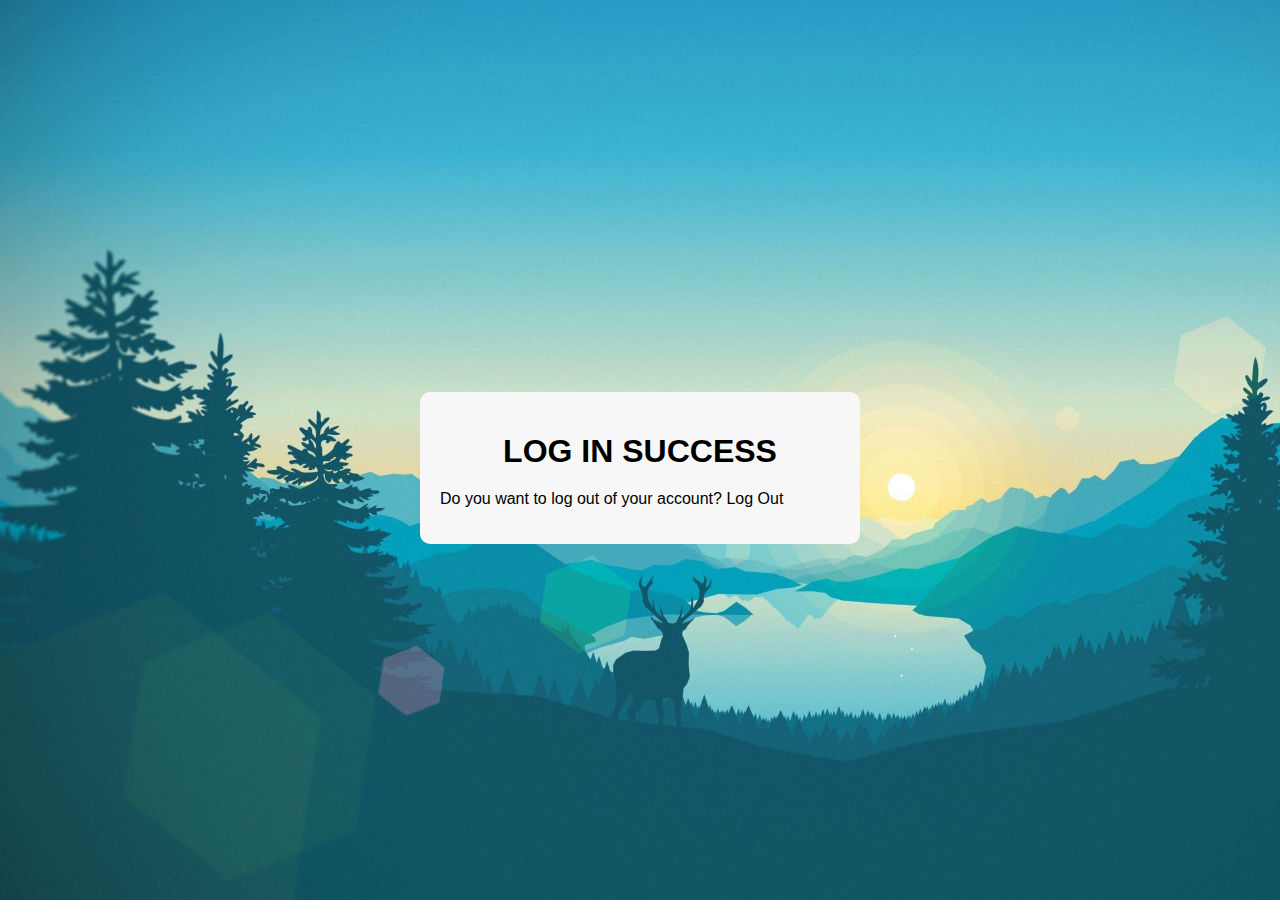
<file: src/index.html>
<!DOCTYPE html>
<html>
<head>
	<meta charset="utf-8">
	<meta name="viewport" content="width=device-width, initial-scale=1">
	<link rel="shortcut icon" type="image/svg+xml" href="img/docker.svg" >
	<link rel="stylesheet" type="text/css" href="css/styles.css">
	<title>Golang Sign Up</title>

</head>
<body>
	<style type="text/css">
		body{
			background-image: url("img/background.jpg");
			background-size: cover;
			background-repeat: no-repeat;
			background-attachment: fixed;
			font-family: sans-serif;
		}
	</style>

	<div class="container-login-success">
		<div class="index-form">
		    <h1>
		    	log in success
		    </h1>
		    <p>Do you want to log out of your account? <a href="/">Log Out</a></p>
		</div>
	</div>
</body>
</html>
</file>
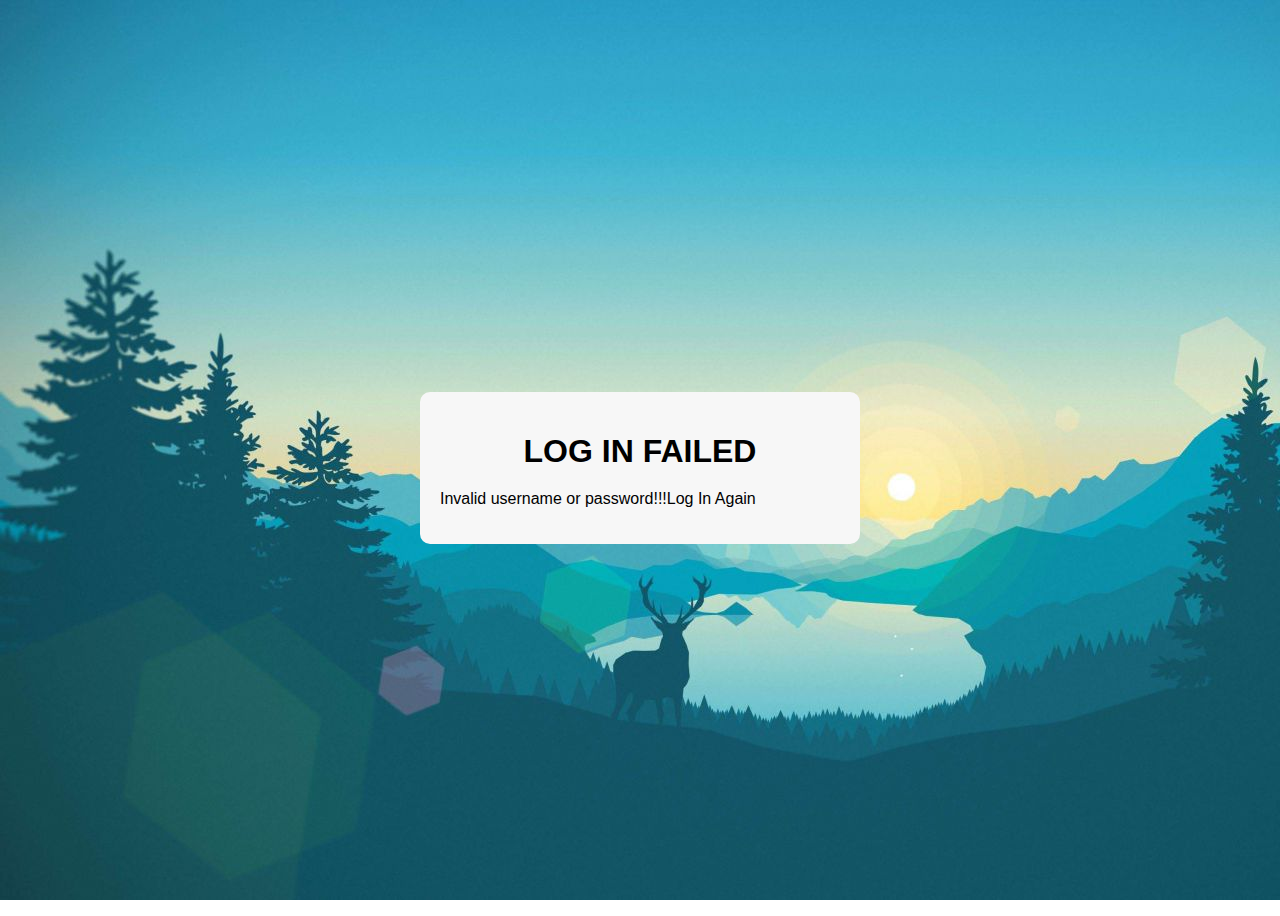
<file: src/failed.html>
<!DOCTYPE html>
<html>
<head>
	<meta charset="utf-8">
	<meta name="viewport" content="width=device-width, initial-scale=1">
	<link rel="shortcut icon" type="image/svg+xml" href="img/docker.svg" >
	<link rel="stylesheet" type="text/css" href="css/styles.css">
	<title>Golang Sign Up</title>

</head>
<body>
	<style type="text/css">
		body{
			background-image: url("img/background.jpg");
			background-size: cover;
			background-repeat: no-repeat;
			background-attachment: fixed;
			font-family: sans-serif;
		}
	</style>

	<div class="container-signup-failed">
		<div class="failed-form">
		    <h1>
		    	log in failed
		    </h1>
		    <p>Invalid username or password!!!<a href="/">Log In Again</a></p>
		</div>
	</div>
</body>
</html>
</file>
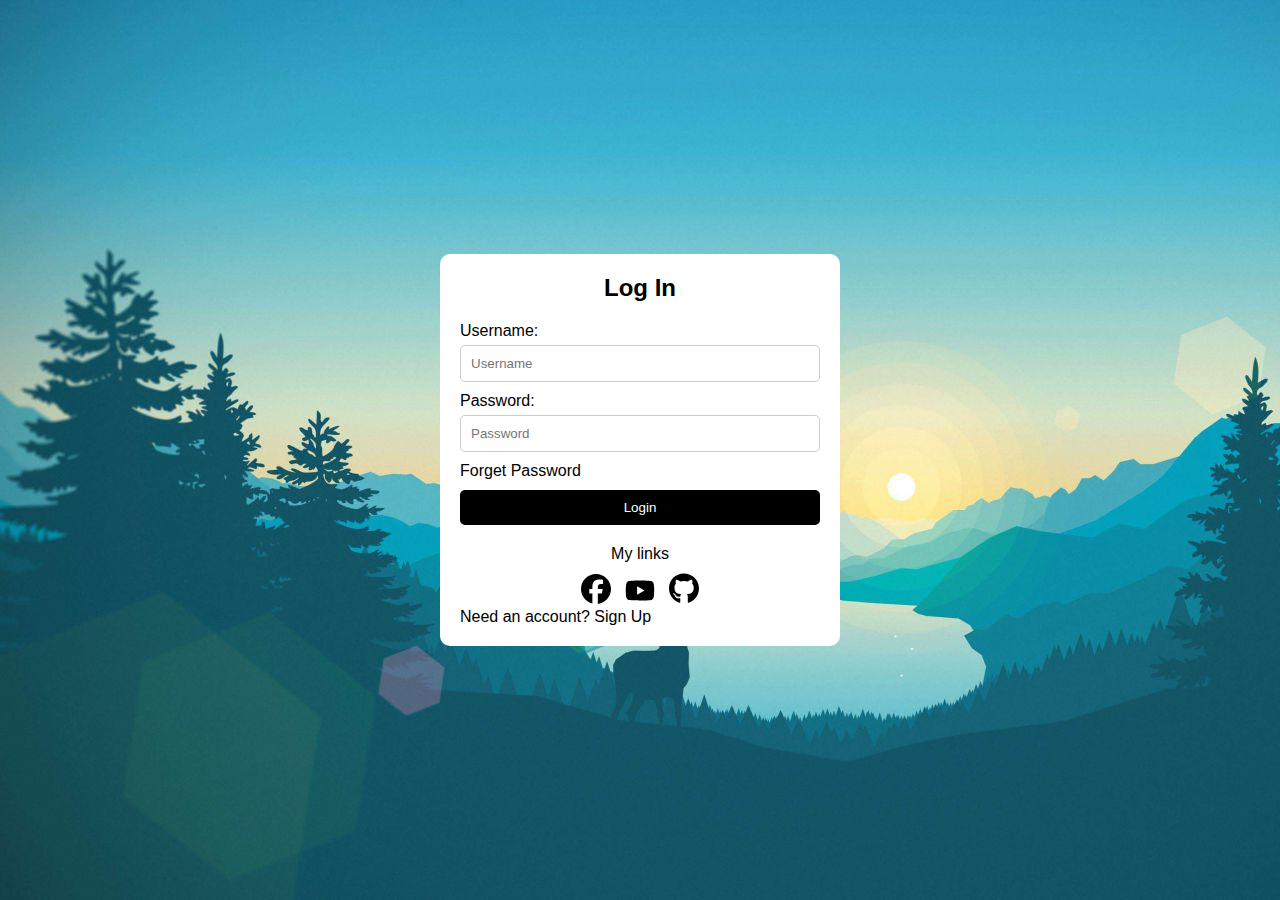
<file: src/login.html>
<!DOCTYPE html>
<html>
<head>
	<meta charset="utf-8">
	<meta name="viewport" content="width=device-width, initial-scale=1">
	<link rel="shortcut icon" type="image/svg+xml" href="img/docker.svg" >
	<link rel="stylesheet" type="text/css" href="css/styles.css">
	<title>Golang Log In</title>

</head>
<body>
	<style type="text/css">
		body{
			background-image: url("img/background.jpg");
			background-size: cover;
			background-repeat: no-repeat;
			background-attachment: fixed;
			font-family: sans-serif;
		}

		* {
		    margin: 0;
		    padding: 0;
		    box-sizing: border-box;
		}
	</style>
	<div class="container-login">
        <div class="login-form">
            <h2>
            	log in
            </h2>
            <form action="/" method="post">
                <label for="username">Username:</label>
                <input type="text" id="username" name="username" placeholder="Username">
                <label for="password">Password:</label>
                <input type="password" id="password" name="password" placeholder="Password">
                <a href="#">Forget Password</a>
                <button type="submit">Login</button>
            </form>
            <div class="social-login">
                <p>My links</p>
                <a href="https://www.facebook.com/profile.php?id=100091630613678">
                    <img src="img/facebook.svg" alt="Facebook">
                </a>
                <a href="https://www.youtube.com/channel/UCF-2jAUa-SPQAlt6pHM26Ng">
                    <img src="img/youtube.svg" alt="Youtube">
                </a>
                <a href="https://github.com/kimdamitung?tab=repositories">
                    <img src="img/github.svg" alt="Github">
                </a>
            </div>
            <p>Need an account? <a href="/signup">Sign Up</a></p>
        </div>
    </div>
</body>
</html>
</file>
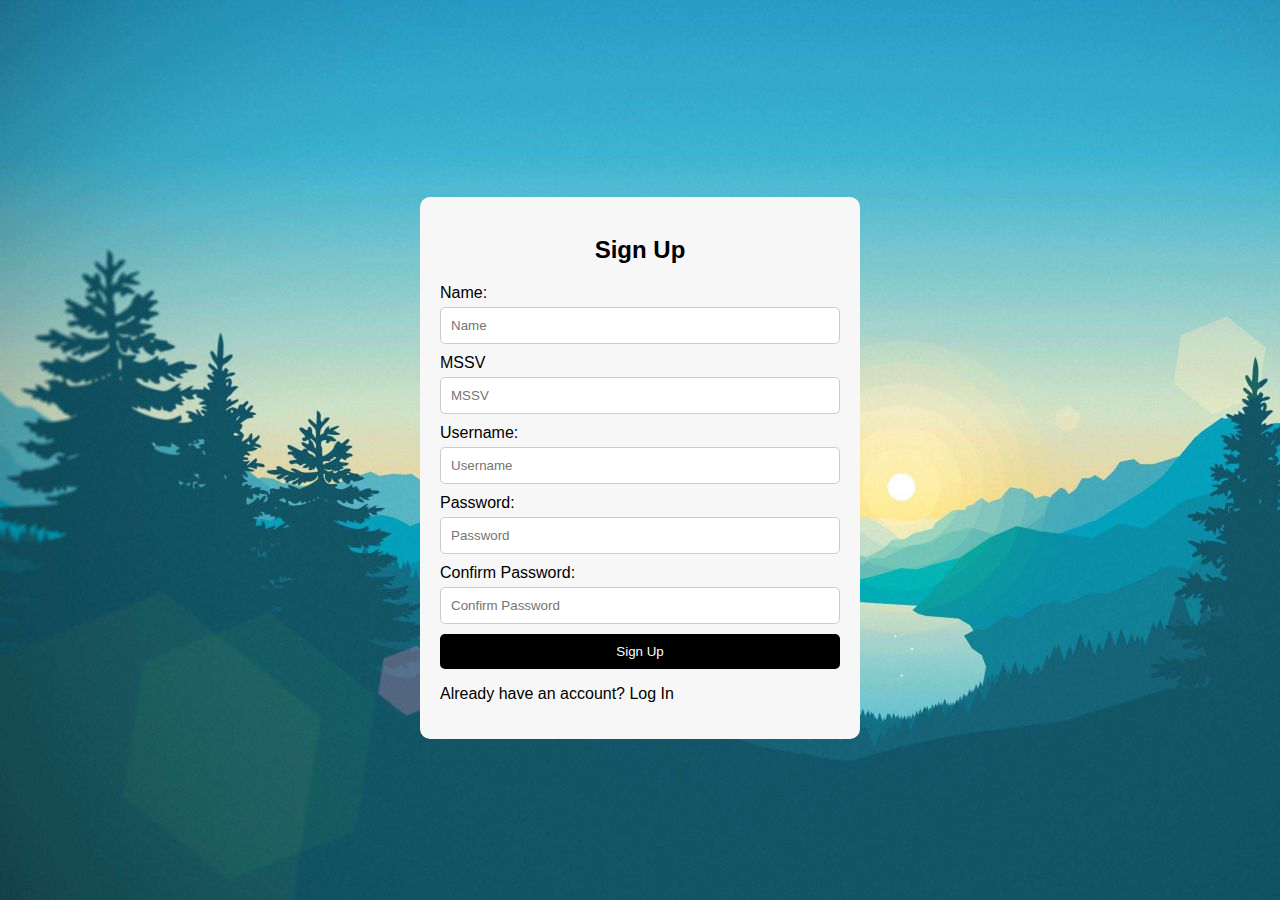
<file: src/signup.html>
<!DOCTYPE html>
<html>
<head>
	<meta charset="utf-8">
	<meta name="viewport" content="width=device-width, initial-scale=1">
	<link rel="shortcut icon" type="image/svg+xml" href="img/docker.svg" >
	<link rel="stylesheet" type="text/css" href="css/styles.css">

	<title>Golang Sign Up</title>

</head>
<body>
	<style type="text/css">
		body{
			background-image: url("img/background.jpg");
			background-size: cover;
			background-repeat: no-repeat;
			background-attachment: fixed;
			font-family: sans-serif;
		}
	</style>

	<div class="container-signup">
		<div class="signup-form">
		    <h2>
		    	sign up
		    </h2>
		    <form action="/signup" method="post">
		        <label for="name">Name: </label>
		        <input type="text" id="name" name="name" placeholder="Name">
		        <label for="mssv">MSSV</label>
		        <input type="number" id="mssv" name="mssv" placeholder="MSSV">
		        <label for="username">Username: </label>
		        <input type="text" id="username" name="username" placeholder="Username">
		        <label for="password">Password:</label>
		        <input type="password" id="password" name="password" placeholder="Password">
		        <label for="confirm-password">Confirm Password:</label>
		        <input type="password" id="confirm-password" name="confirm-password" placeholder="Confirm Password">
		        <div id="error-message" style="display: none; color: red;"></div>
		        <button id="signup-button" type="submit" onclick="lock()">Sign Up</button>
		    </form>
		    <p>Already have an account? <a href="/">Log In</a></p>
		</div>
	</div>

	<script src="js/main.js"></script>

</body>
</html>
</file>
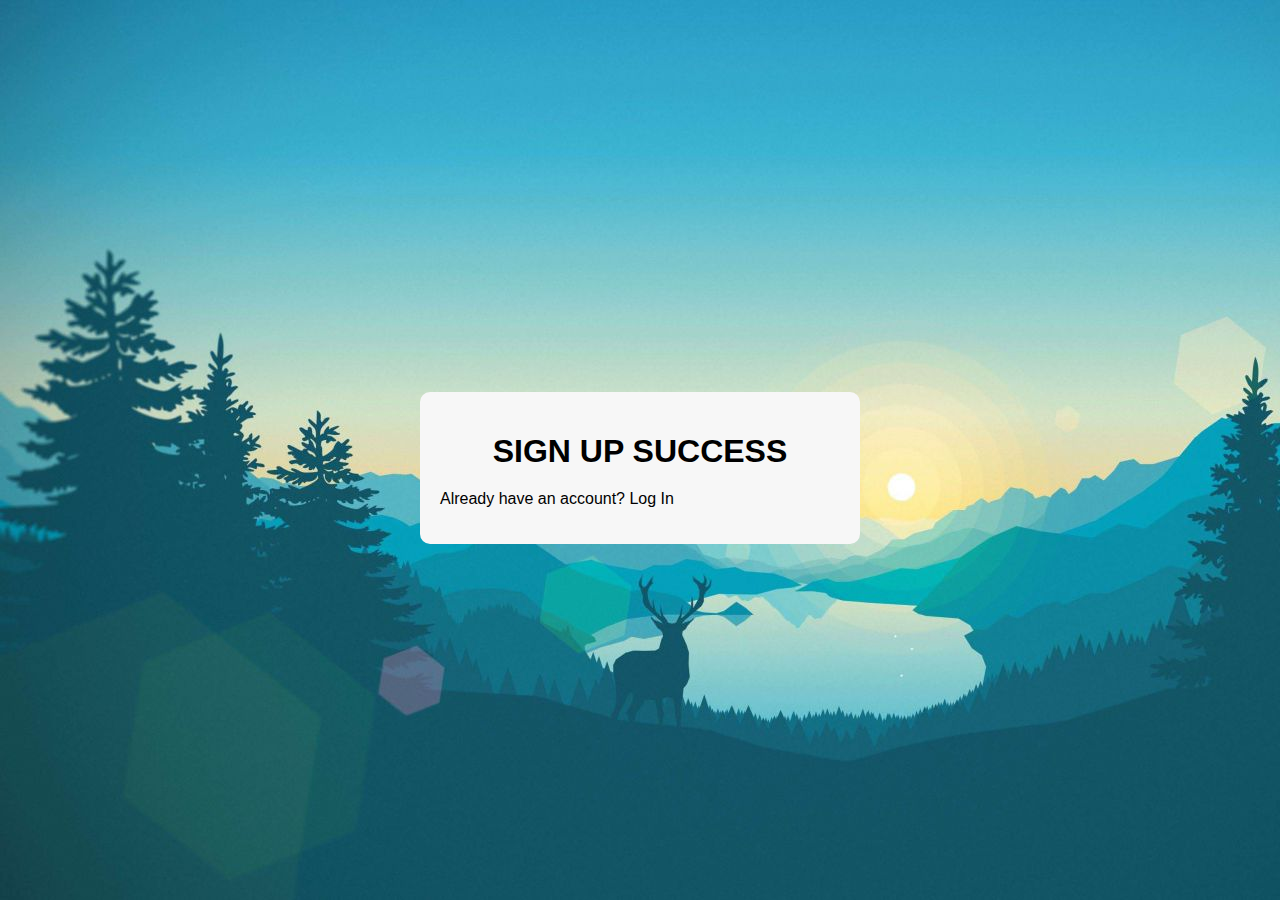
<file: src/success.html>
<!DOCTYPE html>
<html>
<head>
	<meta charset="utf-8">
	<meta name="viewport" content="width=device-width, initial-scale=1">
	<link rel="shortcut icon" type="image/svg+xml" href="img/docker.svg" >
	<link rel="stylesheet" type="text/css" href="css/styles.css">
	<title>Golang Sign Up</title>

</head>
<body>
	<style type="text/css">
		body{
			background-image: url("img/background.jpg");
			background-size: cover;
			background-repeat: no-repeat;
			background-attachment: fixed;
			font-family: sans-serif;
		}
	</style>

	<div class="container-signup-success">
		<div class="success-form">
		    <h1>
		    	sign up success
		    </h1>
		    <p>Already have an account? <a href="/">Log In</a></p>
		</div>
	</div>
</body>
</html>
</file>
<file: src/css/styles.css>
/* BEGIN LOG IN */
.container-login {
	width: 100%;
	height: 100vh;
	display: flex;
	justify-content: center;
	align-items: center;
}

.login-form {
    width: 400px;
    background-color: #fff;
    border-radius: 10px;
    padding: 20px;
}

.login-form h2 {
    text-align: center;
    margin-bottom: 20px;
    text-transform: capitalize;
}

.login-form form {
    display: flex;
    flex-direction: column;
}

.login-form label {
    margin-bottom: 5px;
}

.login-form input {
    padding: 10px;
    border: 1px solid #ccc;
    border-radius: 5px;
    margin-bottom: 10px;
}

.login-form a {
    text-decoration: none;
    color: #000;
    margin-bottom: 10px;
}

.login-form button {
    padding: 10px 20px;
    background-color: #000;
    color: #fff;
    border: none;
    border-radius: 5px;
    cursor: pointer;
}

.social-login {
    margin-top: 20px;
    text-align: center;
}

.social-login p {
    margin-bottom: 10px;
}

.social-login img {
    width: 30px;
    margin: 0 5px;
}
/* END LOG IN */

/* BEGIN SIGN UP */
.container-signup {
    width: 100%;
    height: 100vh;
    display: flex;
    justify-content: center;
    align-items: center;
}

.signup-form {
	width: 400px;
    margin-top: 20px;
    padding: 20px;
    border-radius: 10px;
    background-color: #f7f7f7;
}

.signup-form h2 {
    text-align: center;
    margin-bottom: 20px;
    text-transform: capitalize;
}

.signup-form form {
    display: flex;
    flex-direction: column;
}

.signup-form label {
    margin-bottom: 5px;
}

.signup-form input {
    padding: 10px;
    border: 1px solid #ccc;
    border-radius: 5px;
    margin-bottom: 10px;
}

.signup-form button {
    padding: 10px 20px;
    background-color: #000;
    color: #fff;
    border: none;
    border-radius: 5px;
    cursor: pointer;
}

.signup-form a{
	text-decoration: none;
    color: #000;
    margin-bottom: 10px;
}

input[type="number"]::-webkit-inner-spin-button,
input[type="number"]::-webkit-outer-spin-button {
    -webkit-appearance: none;
    margin: 0;
}

input[type="number"] {
    -moz-appearance: textfield;
}
/* END SIGN UP */

/* BEGIN LOGIN FAILED */
.container-signup-failed {
    width: 100%;
    height: 100vh;
    display: flex;
    justify-content: center;
    align-items: center;
}

.failed-form {
	width: 400px;
    margin-top: 20px;
    padding: 20px;
    border-radius: 10px;
    background-color: #f7f7f7;
}

.failed-form h1 {
    text-align: center;
    margin-bottom: 20px;
    text-transform: uppercase;
}

.failed-form a{
	text-decoration: none;
    color: #000;
    margin-bottom: 10px;
}
/* END LOGIN FAILED */

/* BEGIN LOGIN SUCCESS */
.container-login-success {
    width: 100%;
    height: 100vh;
    display: flex;
    justify-content: center;
    align-items: center;
}

.index-form {
	width: 400px;
    margin-top: 20px;
    padding: 20px;
    border-radius: 10px;
    background-color: #f7f7f7;
}

.index-form h1 {
    text-align: center;
    margin-bottom: 20px;
    text-transform: uppercase;
}

.index-form a{
	text-decoration: none;
    color: #000;
    margin-bottom: 10px;
}
/* END LOGIN SUCCESS */

/* BEGIN SIGNUP SUCCESS */
.container-signup-success {
    width: 100%;
    height: 100vh;
    display: flex;
    justify-content: center;
    align-items: center;
}

.success-form {
	width: 400px;
    margin-top: 20px;
    padding: 20px;
    border-radius: 10px;
    background-color: #f7f7f7;
}

.success-form h1 {
    text-align: center;
    margin-bottom: 20px;
    text-transform: uppercase;
}

.success-form a{
	text-decoration: none;
    color: #000;
    margin-bottom: 10px;
}
/* END SIGNUP SUCCESS */
</file>
